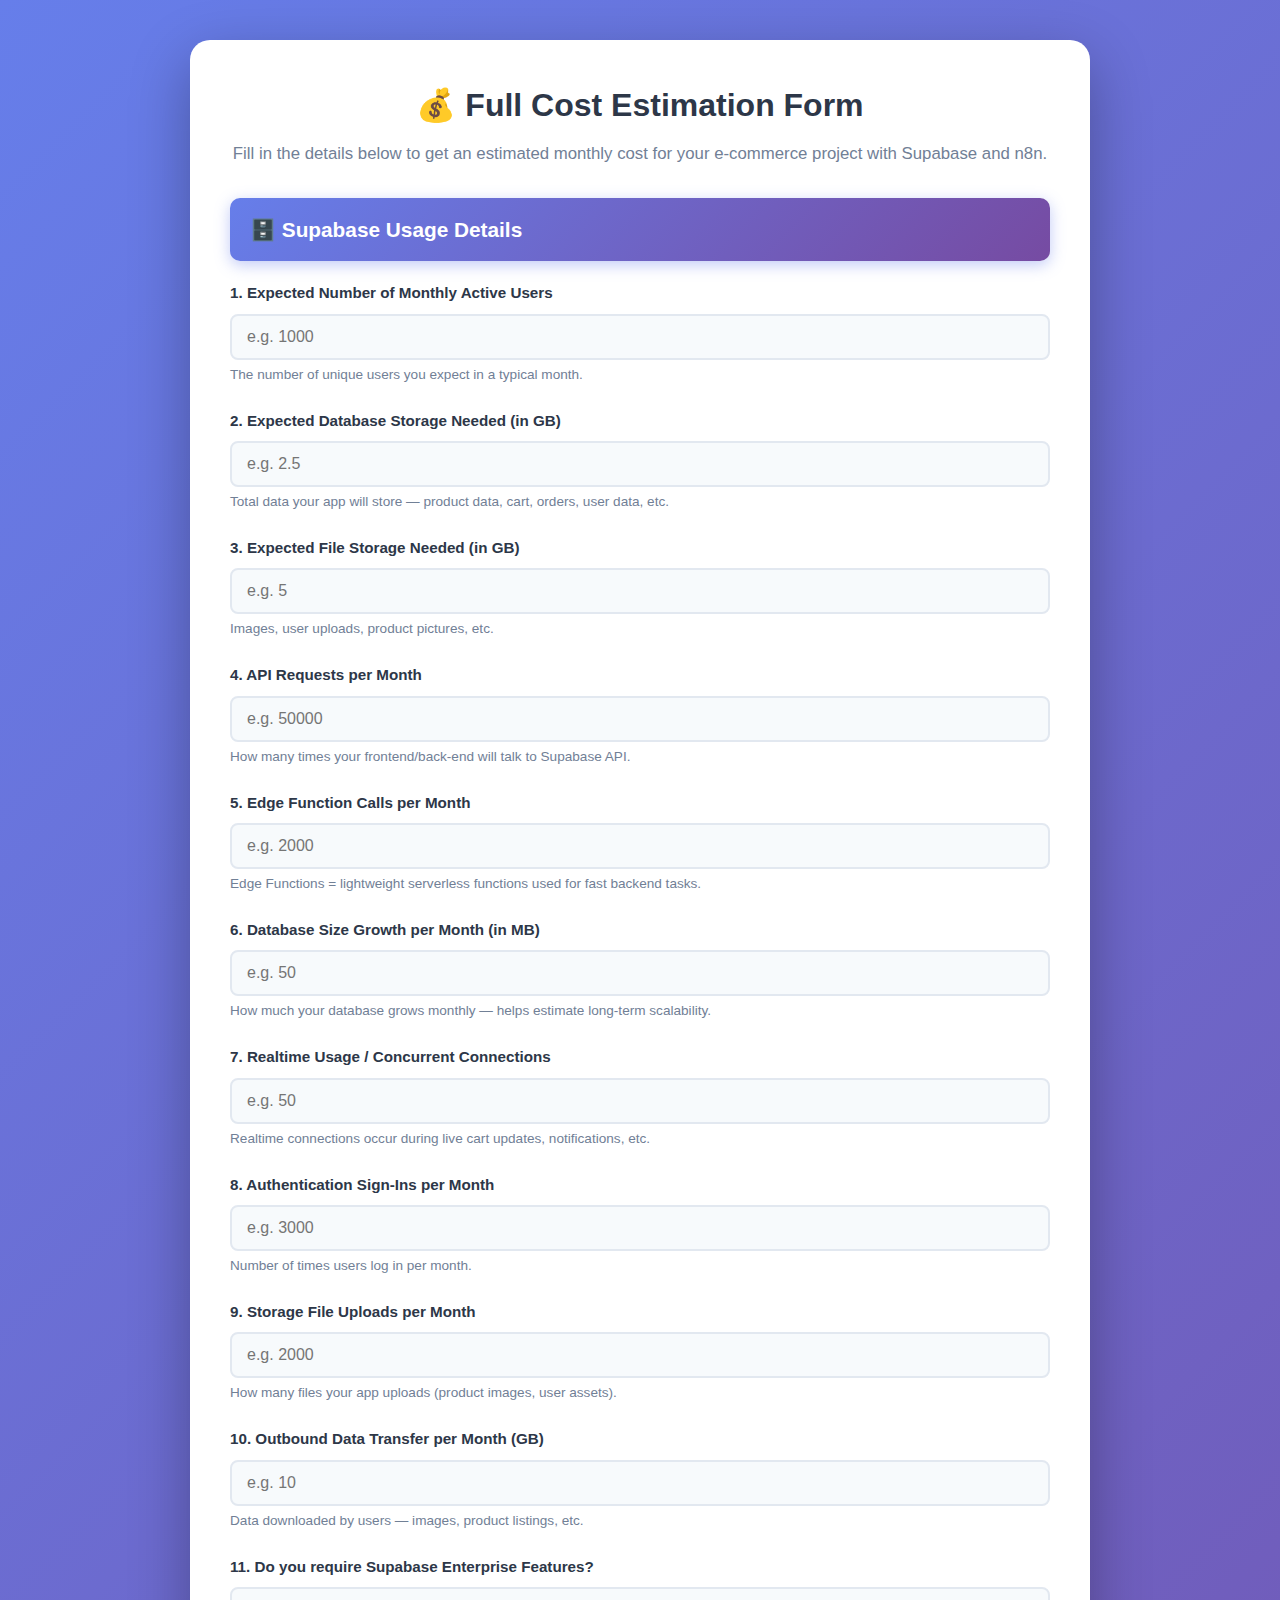
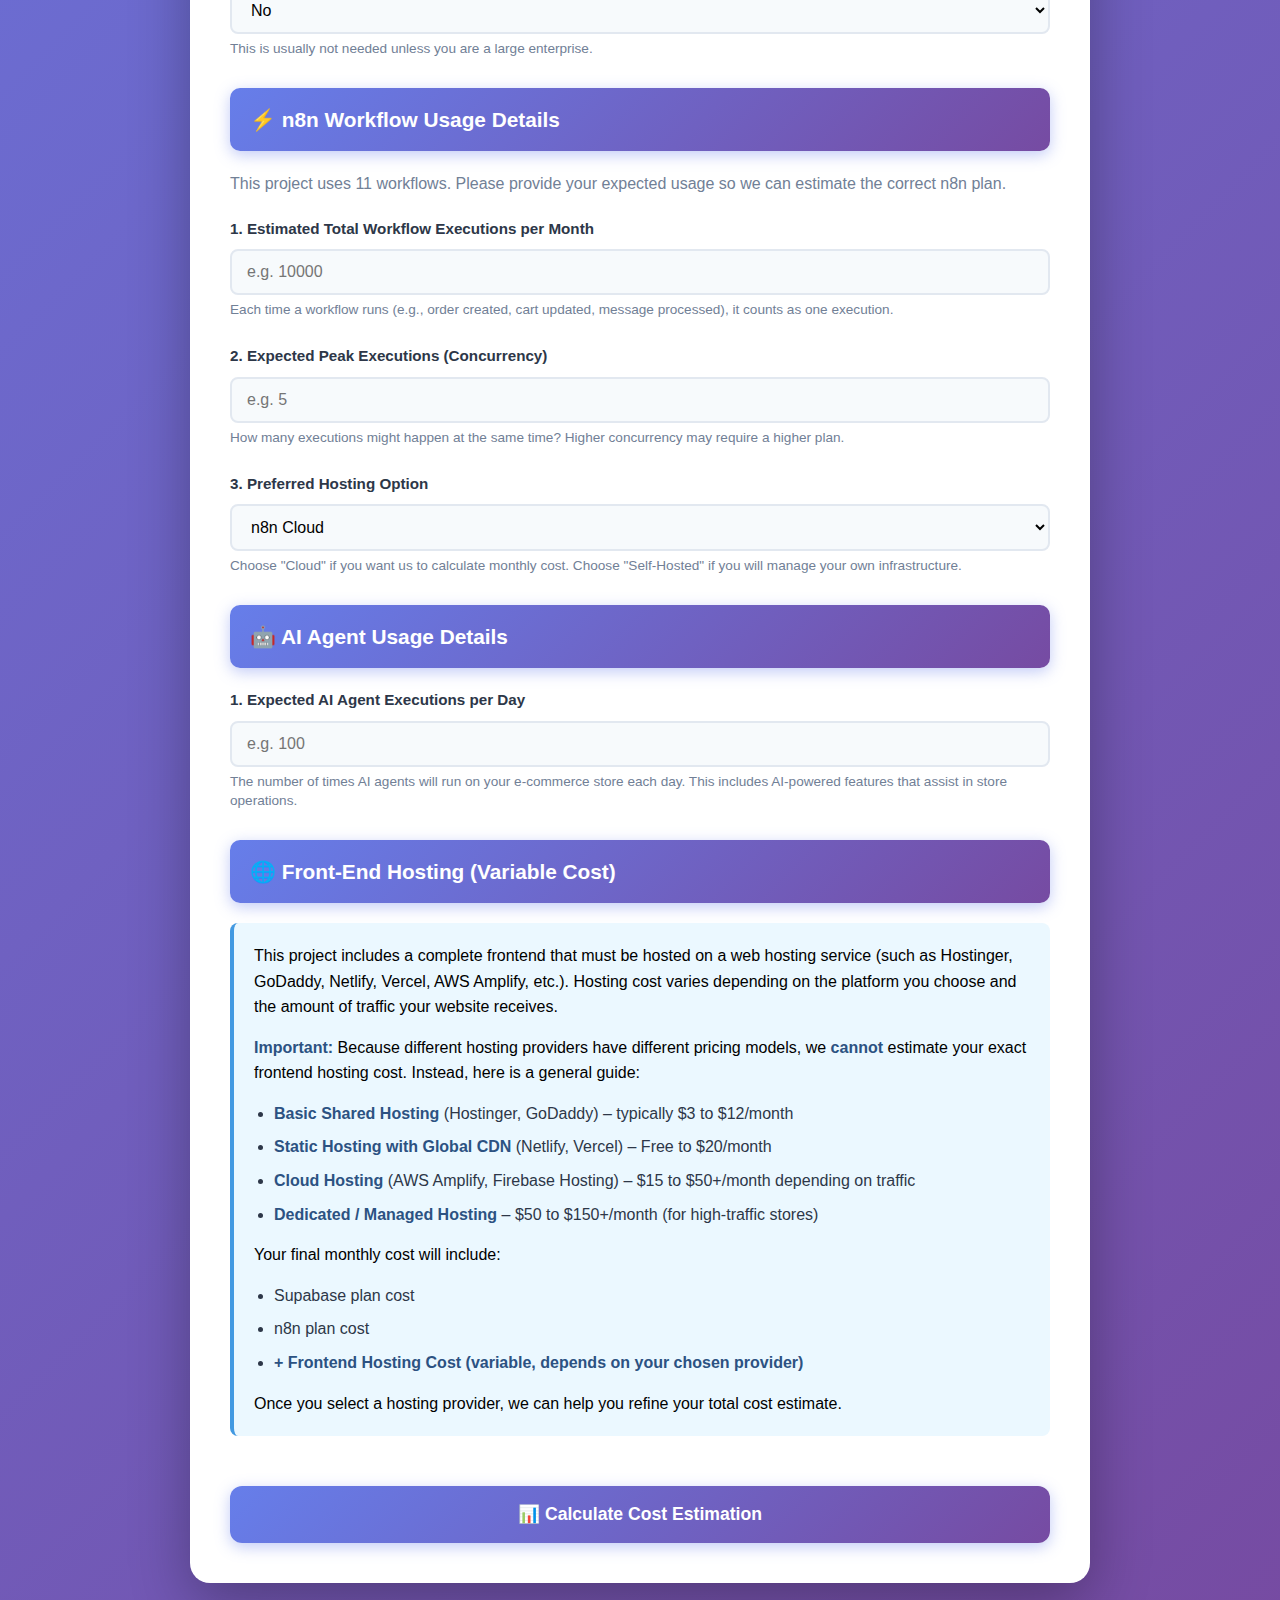
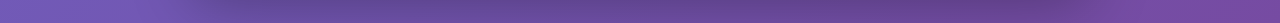
<file: cost.html>
<!DOCTYPE html>
<html lang="en">
<head>
<meta charset="UTF-8" />
<meta name="viewport" content="width=device-width, initial-scale=1.0" />
<title>Project Cost Estimation Form</title>
<style>
    * {
        margin: 0;
        padding: 0;
        box-sizing: border-box;
    }
    
    body {
        font-family: 'Segoe UI', Tahoma, Geneva, Verdana, sans-serif;
        line-height: 1.6;
        background: linear-gradient(135deg, #667eea 0%, #764ba2 100%);
        min-height: 100vh;
        padding: 40px 20px;
    }
    
    .container {
        max-width: 900px;
        margin: auto;
        background: #fff;
        padding: 40px;
        border-radius: 20px;
        box-shadow: 0 20px 60px rgba(0,0,0,0.3);
    }
    
    h1 {
        color: #2d3748;
        margin-bottom: 10px;
        font-size: 2em;
        text-align: center;
    }
    
    .intro {
        text-align: center;
        color: #718096;
        margin-bottom: 30px;
        font-size: 1.05em;
    }
    
    h2 {
        background: linear-gradient(135deg, #667eea 0%, #764ba2 100%);
        padding: 15px 20px;
        color: white;
        border-radius: 10px;
        margin-top: 30px;
        margin-bottom: 20px;
        font-size: 1.3em;
        box-shadow: 0 4px 15px rgba(102, 126, 234, 0.4);
    }
    
    .form-group {
        margin-bottom: 25px;
    }
    
    label {
        font-weight: 600;
        display: block;
        margin-bottom: 8px;
        color: #2d3748;
        font-size: 0.95em;
    }
    
    input, select, textarea {
        width: 100%;
        padding: 12px 15px;
        border-radius: 8px;
        border: 2px solid #e2e8f0;
        font-size: 1em;
        transition: all 0.3s ease;
        background: #f7fafc;
    }
    
    input:focus, select:focus, textarea:focus {
        outline: none;
        border-color: #667eea;
        background: white;
        box-shadow: 0 0 0 3px rgba(102, 126, 234, 0.1);
    }
    
    small {
        color: #718096;
        display: block;
        margin-top: 5px;
        font-size: 0.85em;
        line-height: 1.4;
    }
    

    
    .info-box {
        background: #ebf8ff;
        border-left: 4px solid #4299e1;
        padding: 20px;
        margin: 20px 0;
        border-radius: 8px;
    }
    
    .info-box strong {
        color: #2c5282;
    }
    
    .info-box ul {
        margin: 15px 0;
        padding-left: 20px;
    }
    
    .info-box li {
        margin: 8px 0;
        color: #2d3748;
    }
    
    button {
        background: linear-gradient(135deg, #667eea 0%, #764ba2 100%);
        color: white;
        padding: 18px 40px;
        border: none;
        border-radius: 12px;
        margin-top: 30px;
        font-size: 1.1em;
        font-weight: 600;
        cursor: pointer;
        width: 100%;
        transition: all 0.3s ease;
        box-shadow: 0 4px 15px rgba(102, 126, 234, 0.4);
    }
    
    button:hover {
        transform: translateY(-2px);
        box-shadow: 0 6px 20px rgba(102, 126, 234, 0.6);
    }
    
    button:active {
        transform: translateY(0);
    }
    
    button:disabled {
        opacity: 0.6;
        cursor: not-allowed;
        transform: none;
    }
    
    /* Popup Styles */
    .popup-overlay {
        display: none;
        position: fixed;
        top: 0;
        left: 0;
        width: 100%;
        height: 100%;
        background: rgba(0, 0, 0, 0.7);
        backdrop-filter: blur(5px);
        z-index: 1000;
        animation: fadeIn 0.3s ease;
    }
    
    .popup-container {
        position: fixed;
        top: 50%;
        left: 50%;
        transform: translate(-50%, -50%);
        background: white;
        border-radius: 20px;
        box-shadow: 0 25px 70px rgba(0,0,0,0.4);
        max-width: 90%;
        max-height: 90%;
        overflow-y: auto;
        z-index: 1001;
        animation: slideUp 0.4s ease;
        padding: 30px;
    }
    
    .popup-header {
        display: flex;
        justify-content: space-between;
        align-items: center;
        margin-bottom: 20px;
        padding-bottom: 15px;
        border-bottom: 2px solid #e2e8f0;
    }
    
    .popup-title {
        font-size: 1.5em;
        color: #2d3748;
        font-weight: 600;
    }
    
    .popup-close {
        background: #f56565;
        color: white;
        border: none;
        width: 35px;
        height: 35px;
        border-radius: 50%;
        font-size: 1.2em;
        cursor: pointer;
        display: flex;
        align-items: center;
        justify-content: center;
        transition: all 0.3s ease;
        padding: 0;
        margin: 0;
    }
    
    .popup-close:hover {
        background: #c53030;
        transform: rotate(90deg);
    }
    
    .popup-content {
        color: #2d3748;
    }
    
    .loading {
        text-align: center;
        padding: 20px;
    }
    
    .spinner {
        border: 4px solid #f3f3f3;
        border-top: 4px solid #667eea;
        border-radius: 50%;
        width: 50px;
        height: 50px;
        animation: spin 1s linear infinite;
        margin: 20px auto;
    }
    
    @keyframes spin {
        0% { transform: rotate(0deg); }
        100% { transform: rotate(360deg); }
    }
    
    @keyframes fadeIn {
        from { opacity: 0; }
        to { opacity: 1; }
    }
    
    @keyframes slideUp {
        from {
            opacity: 0;
            transform: translate(-50%, -40%);
        }
        to {
            opacity: 1;
            transform: translate(-50%, -50%);
        }
    }
    
    .error-message {
        background: #fff5f5;
        border-left: 4px solid #fc8181;
        padding: 15px;
        margin: 20px 0;
        border-radius: 8px;
        color: #c53030;
    }
</style>
</head>
<body>
<div class="container">

<h1>💰 Full Cost Estimation Form</h1>
<p class="intro">Fill in the details below to get an estimated monthly cost for your e-commerce project with Supabase and n8n.</p>

<form id="costEstimationForm">



<!-- ========================================================= -->
<!-- ======================  SUPABASE  ======================== -->
<!-- ========================================================= -->

<h2>🗄️ Supabase Usage Details</h2>

<div class="form-group">
    <label>1. Expected Number of Monthly Active Users</label>
    <input type="number" id="supabase_mau" placeholder="e.g. 1000" min="0" />
    <small>The number of unique users you expect in a typical month.</small>
</div>

<div class="form-group">
    <label>2. Expected Database Storage Needed (in GB)</label>
    <input type="number" id="supabase_db_storage" step="0.1" placeholder="e.g. 2.5" min="0" />
    <small>Total data your app will store — product data, cart, orders, user data, etc.</small>
</div>

<div class="form-group">
    <label>3. Expected File Storage Needed (in GB)</label>
    <input type="number" id="supabase_file_storage" step="0.1" placeholder="e.g. 5" min="0" />
    <small>Images, user uploads, product pictures, etc.</small>
</div>

<div class="form-group">
    <label>4. API Requests per Month</label>
    <input type="number" id="supabase_api_requests" placeholder="e.g. 50000" min="0" />
    <small>How many times your frontend/back-end will talk to Supabase API.</small>
</div>

<div class="form-group">
    <label>5. Edge Function Calls per Month</label>
    <input type="number" id="supabase_edge_functions" placeholder="e.g. 2000" min="0" />
    <small>Edge Functions = lightweight serverless functions used for fast backend tasks.</small>
</div>

<div class="form-group">
    <label>6. Database Size Growth per Month (in MB)</label>
    <input type="number" id="supabase_db_growth" step="1" placeholder="e.g. 50" min="0" />
    <small>How much your database grows monthly — helps estimate long-term scalability.</small>
</div>

<div class="form-group">
    <label>7. Realtime Usage / Concurrent Connections</label>
    <input type="number" id="supabase_realtime" placeholder="e.g. 50" min="0" />
    <small>Realtime connections occur during live cart updates, notifications, etc.</small>
</div>

<div class="form-group">
    <label>8. Authentication Sign-Ins per Month</label>
    <input type="number" id="supabase_auth_signins" placeholder="e.g. 3000" min="0" />
    <small>Number of times users log in per month.</small>
</div>

<div class="form-group">
    <label>9. Storage File Uploads per Month</label>
    <input type="number" id="supabase_file_uploads" placeholder="e.g. 2000" min="0" />
    <small>How many files your app uploads (product images, user assets).</small>
</div>

<div class="form-group">
    <label>10. Outbound Data Transfer per Month (GB)</label>
    <input type="number" id="supabase_data_transfer" step="0.1" placeholder="e.g. 10" min="0" />
    <small>Data downloaded by users — images, product listings, etc.</small>
</div>

<div class="form-group">
    <label>11. Do you require Supabase Enterprise Features?</label>
    <select id="supabase_enterprise">
        <option value="no">No</option>
        <option value="yes">Yes (SSO, audit logs, advanced security)</option>
    </select>
    <small>This is usually not needed unless you are a large enterprise.</small>
</div>

<!-- ========================================================= -->
<!-- =========================  n8n  ========================== -->
<!-- ========================================================= -->

<h2>⚡ n8n Workflow Usage Details</h2>

<p style="margin-bottom: 20px; color: #718096;">This project uses 11 workflows. Please provide your expected usage so we can estimate the correct n8n plan.</p>

<div class="form-group">
    <label>1. Estimated Total Workflow Executions per Month</label>
    <input type="number" id="n8n_executions" placeholder="e.g. 10000" min="0" />
    <small>Each time a workflow runs (e.g., order created, cart updated, message processed), it counts as one execution.</small>
</div>

<div class="form-group">
    <label>2. Expected Peak Executions (Concurrency)</label>
    <input type="number" id="n8n_concurrency" placeholder="e.g. 5" min="0" />
    <small>How many executions might happen at the same time? Higher concurrency may require a higher plan.</small>
</div>

<div class="form-group">
    <label>3. Preferred Hosting Option</label>
    <select id="n8n_hosting">
        <option value="cloud">n8n Cloud</option>
        <option value="self_hosted">Self-Hosted (We will NOT estimate cost for this option)</option>
    </select>
    <small>Choose "Cloud" if you want us to calculate monthly cost. Choose "Self-Hosted" if you will manage your own infrastructure.</small>
</div>

<!-- ========================================================= -->
<!-- ======================= AI USAGE ========================= -->
<!-- ========================================================= -->

<h2>🤖 AI Agent Usage Details</h2>

<div class="form-group">
    <label>1. Expected AI Agent Executions per Day</label>
    <input type="number" id="ai_executions_per_day" placeholder="e.g. 100" min="0" />
    <small>The number of times AI agents will run on your e-commerce store each day. This includes AI-powered features that assist in store operations.</small>
</div>

<!-- ========================================================= -->
<!-- ======================= HOSTING INFO ===================== -->
<!-- ========================================================= -->

<h2>🌐 Front-End Hosting (Variable Cost)</h2>

<div class="info-box">
    <p>
        This project includes a complete frontend that must be hosted on a web hosting service
        (such as Hostinger, GoDaddy, Netlify, Vercel, AWS Amplify, etc.). Hosting cost varies 
        depending on the platform you choose and the amount of traffic your website receives.
    </p>

    <p style="margin-top: 15px;"><strong>Important:</strong> Because different hosting providers have different pricing models,
    we <strong>cannot</strong> estimate your exact frontend hosting cost. Instead, here is a general guide:
    </p>

    <ul>
        <li><strong>Basic Shared Hosting</strong> (Hostinger, GoDaddy) – typically $3 to $12/month</li>
        <li><strong>Static Hosting with Global CDN</strong> (Netlify, Vercel) – Free to $20/month</li>
        <li><strong>Cloud Hosting</strong> (AWS Amplify, Firebase Hosting) – $15 to $50+/month depending on traffic</li>
        <li><strong>Dedicated / Managed Hosting</strong> – $50 to $150+/month (for high-traffic stores)</li>
    </ul>

    <p style="margin-top: 15px;">
        Your final monthly cost will include:
    </p>
    <ul>
        <li>Supabase plan cost</li>
        <li>n8n plan cost</li>
        <li><strong>+ Frontend Hosting Cost (variable, depends on your chosen provider)</strong></li>
    </ul>

    <p style="margin-top: 15px;">
        Once you select a hosting provider, we can help you refine your total cost estimate.
    </p>
</div>

<!-- SUBMIT BUTTON -->
<button type="submit" id="submitBtn">📊 Calculate Cost Estimation</button>

</form>
</div>

<!-- Popup Modal -->
<div class="popup-overlay" id="popupOverlay">
    <div class="popup-container" id="popupContainer">
        <div class="popup-header">
            <div class="popup-title">💰 Cost Estimation Results</div>
            <button type="button" class="popup-close" id="closePopup">×</button>
        </div>
        <div class="popup-content" id="popupContent">
            <div class="loading">
                <div class="spinner"></div>
                <p>Calculating your cost estimation...</p>
            </div>
        </div>
    </div>
</div>

<script>
document.getElementById('costEstimationForm').addEventListener('submit', async function(e) {
    e.preventDefault();
    
    // TODO: Replace this with your actual n8n webhook URL
    const webhookUrl = 'https://team4n8n.app.n8n.cloud/webhook/cost-estimate';
    
    // Collect form data
    const formData = {
        supabase: {
            monthly_active_users: document.getElementById('supabase_mau').value || 0,
            db_storage_gb: document.getElementById('supabase_db_storage').value || 0,
            file_storage_gb: document.getElementById('supabase_file_storage').value || 0,
            api_requests: document.getElementById('supabase_api_requests').value || 0,
            edge_function_calls: document.getElementById('supabase_edge_functions').value || 0,
            db_growth_mb: document.getElementById('supabase_db_growth').value || 0,
            realtime_connections: document.getElementById('supabase_realtime').value || 0,
            auth_signins: document.getElementById('supabase_auth_signins').value || 0,
            file_uploads: document.getElementById('supabase_file_uploads').value || 0,
            data_transfer_gb: document.getElementById('supabase_data_transfer').value || 0,
            enterprise_features: document.getElementById('supabase_enterprise').value
        },
        n8n: {
            total_executions: document.getElementById('n8n_executions').value || 0,
            peak_concurrency: document.getElementById('n8n_concurrency').value || 0,
            hosting_option: document.getElementById('n8n_hosting').value
        },
        ai: {
            executions_per_day: document.getElementById('ai_executions_per_day').value || 0
        },
        timestamp: new Date().toISOString()
    };
    
    // Show popup with loading state
    const popup = document.getElementById('popupOverlay');
    const popupContent = document.getElementById('popupContent');
    popup.style.display = 'block';
    
    popupContent.innerHTML = `
        <div class="loading">
            <div class="spinner"></div>
            <p>Calculating your cost estimation...</p>
        </div>
    `;
    
    // Disable submit button
    const submitBtn = document.getElementById('submitBtn');
    submitBtn.disabled = true;
    submitBtn.textContent = 'Processing...';
    
    try {
        const response = await fetch(webhookUrl, {
            method: 'POST',
            headers: {
                'Content-Type': 'application/json',
            },
            body: JSON.stringify(formData)
        });
        
        if (!response.ok) {
            throw new Error(`HTTP error! status: ${response.status}`);
        }
        
        const htmlResponse = await response.text();
        
        // Insert the received HTML into popup
        popupContent.innerHTML = htmlResponse;
        
    } catch (error) {
        console.error('Error:', error);
        popupContent.innerHTML = `
            <div class="error-message">
                <strong>⚠️ Error:</strong> Failed to fetch cost estimation. Please check your webhook URL and try again.
                <br><br>
                <small>Error details: ${error.message}</small>
            </div>
        `;
    } finally {
        // Re-enable submit button
        submitBtn.disabled = false;
        submitBtn.textContent = '📊 Calculate Cost Estimation';
    }
});

// Close popup functionality
document.getElementById('closePopup').addEventListener('click', function() {
    document.getElementById('popupOverlay').style.display = 'none';
});

// Close popup when clicking outside
document.getElementById('popupOverlay').addEventListener('click', function(e) {
    if (e.target === this) {
        this.style.display = 'none';
    }
});

// Close popup with Escape key
document.addEventListener('keydown', function(e) {
    if (e.key === 'Escape') {
        document.getElementById('popupOverlay').style.display = 'none';
    }
});
</script>

</body>
</html>
</file>
